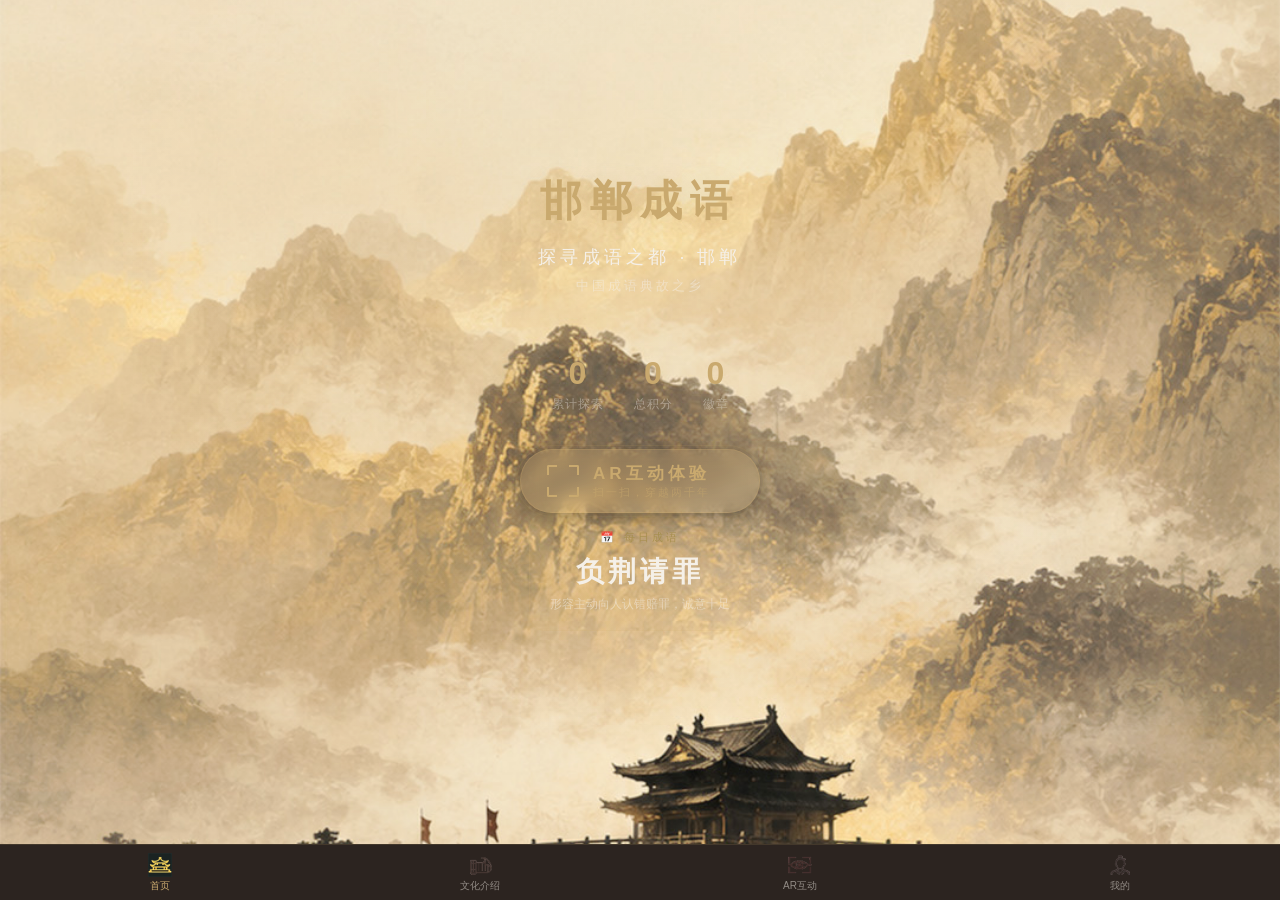
<file: index.html>
<!DOCTYPE html>
<html lang="zh-CN">
<head>
  <meta charset="UTF-8">
  <meta name="viewport" content="width=device-width,initial-scale=1,maximum-scale=1,user-scalable=no,viewport-fit=cover">
  <meta name="apple-mobile-web-app-capable" content="yes">
  <meta name="apple-mobile-web-app-status-bar-style" content="black-translucent">
  <meta name="theme-color" content="#1a1410">
  <title>邯郸成语AR</title>
  <link rel="manifest" href="manifest.json">
  <link rel="stylesheet" href="css/style.css">
  <!-- Three.js (本地) -->
  <script src="js/vendor/three.min.js"></script>
  <!-- MindAR v1 (本地) -->
  <script src="js/vendor/mindar-image-three.prod.js"></script>
</head>
<body>
  <!-- 主内容容器 -->
  <div id="app">
    <!-- 首页 -->
    <div id="page-home" class="page active">
      <div class="home-bg"></div>
      <div class="home-overlay"></div>
      <div class="home-content">
        <div class="home-logo">邯郸成语</div>
        <p class="home-slogan">探寻成语之都 · 邯郸</p>
        <p class="home-subtitle">中国成语典故之乡</p>
        <div class="home-stats" id="home-stats">
          <div class="home-stat"><span class="hs-num" id="hs-total">0</span><span class="hs-label">累计探索</span></div>
          <div class="home-stat"><span class="hs-num" id="hs-score">0</span><span class="hs-label">总积分</span></div>
          <div class="home-stat"><span class="hs-num" id="hs-badges">0</span><span class="hs-label">徽章</span></div>
        </div>
        <button class="btn-ar-entry" id="btn-ar-entry">
          <span class="btn-ar-ring"></span>
          <span class="btn-ar-inner">
            <span class="ar-icon">
              <span class="ar-icon-corner tl"></span>
              <span class="ar-icon-corner tr"></span>
              <span class="ar-icon-corner bl"></span>
              <span class="ar-icon-corner br"></span>
            </span>
            <span class="ar-text">
              <span class="ar-text-main">AR互动体验</span>
              <span class="ar-text-sub">扫一扫，穿越两千年</span>
            </span>
          </span>
        </button>
        <div class="home-daily" id="home-daily"></div>
      </div>
    </div>

    <!-- 文化介绍 -->
    <div id="page-culture" class="page">
      <div class="page-header">文化介绍</div>
      <div class="culture-scroll" id="culture-scroll">
        <!-- 动态填充 -->
      </div>
    </div>

    <!-- AR互动 -->
    <div id="page-ar" class="page">
      <div class="ar-mode-tabs" id="ar-mode-tabs">
        <button class="ar-mode-tab" data-mode="scan">扫典故</button>
        <button class="ar-mode-tab active" data-mode="game">拼成语</button>
      </div>
      <div class="ar-container" id="ar-container">
        <!-- 模式一：扫典故 -->
        <div id="ar-mode-scan" class="ar-mode">
          <video id="ar-video-scan" autoplay playsinline muted></video>
          <button class="btn-toggle-camera" id="btn-toggle-camera" style="display:none;">切换摄像头</button>
          <div class="ar-scan-guide" id="scan-guide" style="display:none;">
            <p class="scan-hint">请将镜头对准成语图案</p>
          </div>
          <div class="ar-status" id="ar-status-scan"></div>
        </div>
        <!-- 模式二：拼成语 -->
        <div id="ar-mode-game" class="ar-mode active">
          <video id="ar-video-game" autoplay playsinline muted></video>
          <div class="ar-status" id="ar-status-game"></div>
          <div class="game-hud" id="game-hud">
            <div class="game-slots" id="game-slots"></div>
            <div class="game-info" id="game-info"></div>
            <button class="btn-game-action" id="btn-game-start">开始拼字</button>
            <button class="btn-game-action hidden" id="btn-game-next">换一题</button>
          </div>
        </div>
      </div>
    </div>

    <!-- 我的 -->
    <div id="page-profile" class="page">
      <div class="page-header">我的</div>
      <div class="profile-content">
        <div class="profile-avatar-wrap" id="profile-avatar-wrap">
          <div class="profile-avatar" id="profile-avatar"></div>
          <span class="avatar-edit-hint">点击更换头像</span>
        </div>
        <input type="file" id="avatar-input" accept="image/*" class="hidden">

        <!-- 段位展示 -->
        <div class="rank-display" id="rank-display">
          <span class="rank-icon" id="rank-icon">🌱</span>
          <div class="rank-info">
            <span class="rank-name" id="rank-name">成语小白</span>
            <div class="rank-progress-bar"><div class="rank-progress-fill" id="rank-progress"></div></div>
            <span class="rank-score" id="rank-score">0 积分</span>
          </div>
        </div>

        <!-- 邯郸币 -->
        <div class="coins-display" id="coins-display">
          <span class="coins-icon">🪙</span>
          <span class="coins-amount" id="coins-amount">0</span>
          <span class="coins-label">邯郸币</span>
        </div>

        <div class="profile-name-wrap">
          <input class="profile-name" id="profile-name" value="成语爱好者" maxlength="12">
          <span class="name-edit-icon">&#9998;</span>
        </div>
        <div class="profile-stats">
          <div class="stat-item">
            <span class="stat-num" id="stat-unlocked">0</span>
            <span class="stat-label">已解锁</span>
          </div>
          <div class="stat-item">
            <span class="stat-num" id="stat-total">12</span>
            <span class="stat-label">成语总数</span>
          </div>
          <div class="stat-item">
            <span class="stat-num" id="stat-badges">0</span>
            <span class="stat-label">徽章</span>
          </div>
        </div>

        <!-- 徽章展示 -->
        <div class="section-title-sm">🏅 我的徽章</div>
        <div class="badges-grid" id="badges-grid"></div>

        <!-- 错题本入口 -->
        <div class="section-title-sm">📝 错题本</div>
        <div class="error-book" id="error-book">
          <span class="empty-hint" id="error-empty">暂无错题，继续保持！</span>
        </div>

        <!-- 积分兑换 -->
        <div class="section-title-sm">🛒 积分兑换</div>
        <div class="shop-list" id="shop-list"></div>

        <!-- 操作按钮 -->
        <div class="profile-actions">
          <button class="btn-profile-action" id="btn-ticket">
            <span class="action-icon">&#127915;</span>
            <span>门票购买</span>
            <span class="action-arrow">&#8250;</span>
          </button>
          <button class="btn-profile-action" id="btn-invite">
            <span class="action-icon">📤</span>
            <span>邀请好友</span>
            <span class="action-arrow">&#8250;</span>
          </button>
        </div>
      </div>
    </div>

    <!-- 底部Tab导航 -->
    <nav class="bottom-tabs" id="bottom-tabs">
      <button class="tab-item active" data-tab="0">
        <img class="tab-icon-img" src="assets/images/icon-tab-home-active.jpg" alt="" data-default="assets/images/icon-tab-home.jpg" data-active="assets/images/icon-tab-home-active.jpg">
        <span class="tab-label">首页</span>
      </button>
      <button class="tab-item" data-tab="1">
        <img class="tab-icon-img" src="assets/images/icon-tab-culture.png" alt="" data-default="assets/images/icon-tab-culture.png" data-active="assets/images/icon-tab-culture-active.png">
        <span class="tab-label">文化介绍</span>
      </button>
      <button class="tab-item" data-tab="2">
        <img class="tab-icon-img" src="assets/images/icon-tab-ar.png" alt="" data-default="assets/images/icon-tab-ar.png" data-active="assets/images/icon-tab-ar-active.png">
        <span class="tab-label">AR互动</span>
      </button>
      <button class="tab-item" data-tab="3">
        <img class="tab-icon-img" src="assets/images/icon-tab-profile.png" alt="" data-default="assets/images/icon-tab-profile.png" data-active="assets/images/icon-tab-profile-active.png">
        <span class="tab-label">我的</span>
      </button>
    </nav>

    <!-- 详情弹窗 -->
    <div class="detail-modal" id="detail-modal">
      <div class="detail-overlay" id="detail-overlay"></div>
      <div class="detail-panel" id="detail-panel">
        <button class="detail-close" id="detail-close">&times;</button>
        <div class="detail-scroll" id="detail-content"></div>
      </div>
    </div>

    <!-- AI对话弹窗 -->
    <div class="ai-modal" id="ai-modal">
      <div class="ai-overlay" id="ai-overlay"></div>
      <div class="ai-panel">
        <div class="ai-header">
          <span>🤖 AI成语先生</span>
          <button class="ai-close" id="ai-close">&times;</button>
        </div>
        <div class="ai-messages" id="ai-messages">
          <div class="ai-msg bot">你好！我是AI成语先生，你可以问我任何关于邯郸成语的问题。比如："完璧归赵的故事是什么？" 或者 "帮我用简单的话解释邯郸学步"</div>
        </div>
        <div class="ai-presets" id="ai-presets">
          <button class="ai-preset" data-q="帮我介绍一下这个成语的故事">📖 讲个故事</button>
          <button class="ai-preset" data-q="用小朋友能听懂的话解释这个成语">👶 儿童版</button>
          <button class="ai-preset" data-q="这个成语教会我们什么道理">💡 成语道理</button>
        </div>
        <div class="ai-input-row">
          <input class="ai-input" id="ai-input" placeholder="输入你的问题...">
          <button class="ai-send" id="ai-send">发送</button>
        </div>
      </div>
    </div>

    <!-- Toast -->
    <div class="toast" id="toast"></div>
  </div>

  <script src="js/data.js"></script>
  <script src="js/app.js"></script>
  <script src="js/home.js"></script>
  <script src="js/culture.js"></script>
  <script src="js/game-engine.js"></script>
  <script src="js/ar-controller.js"></script>
  <script src="js/ar.js"></script>
  <script src="js/profile.js"></script>
  <script src="js/ai-chat.js"></script>
  <script>
    if ('serviceWorker' in navigator) {
      navigator.serviceWorker.register('sw.js');
    }
  </script>
</body>
</html>
</file>
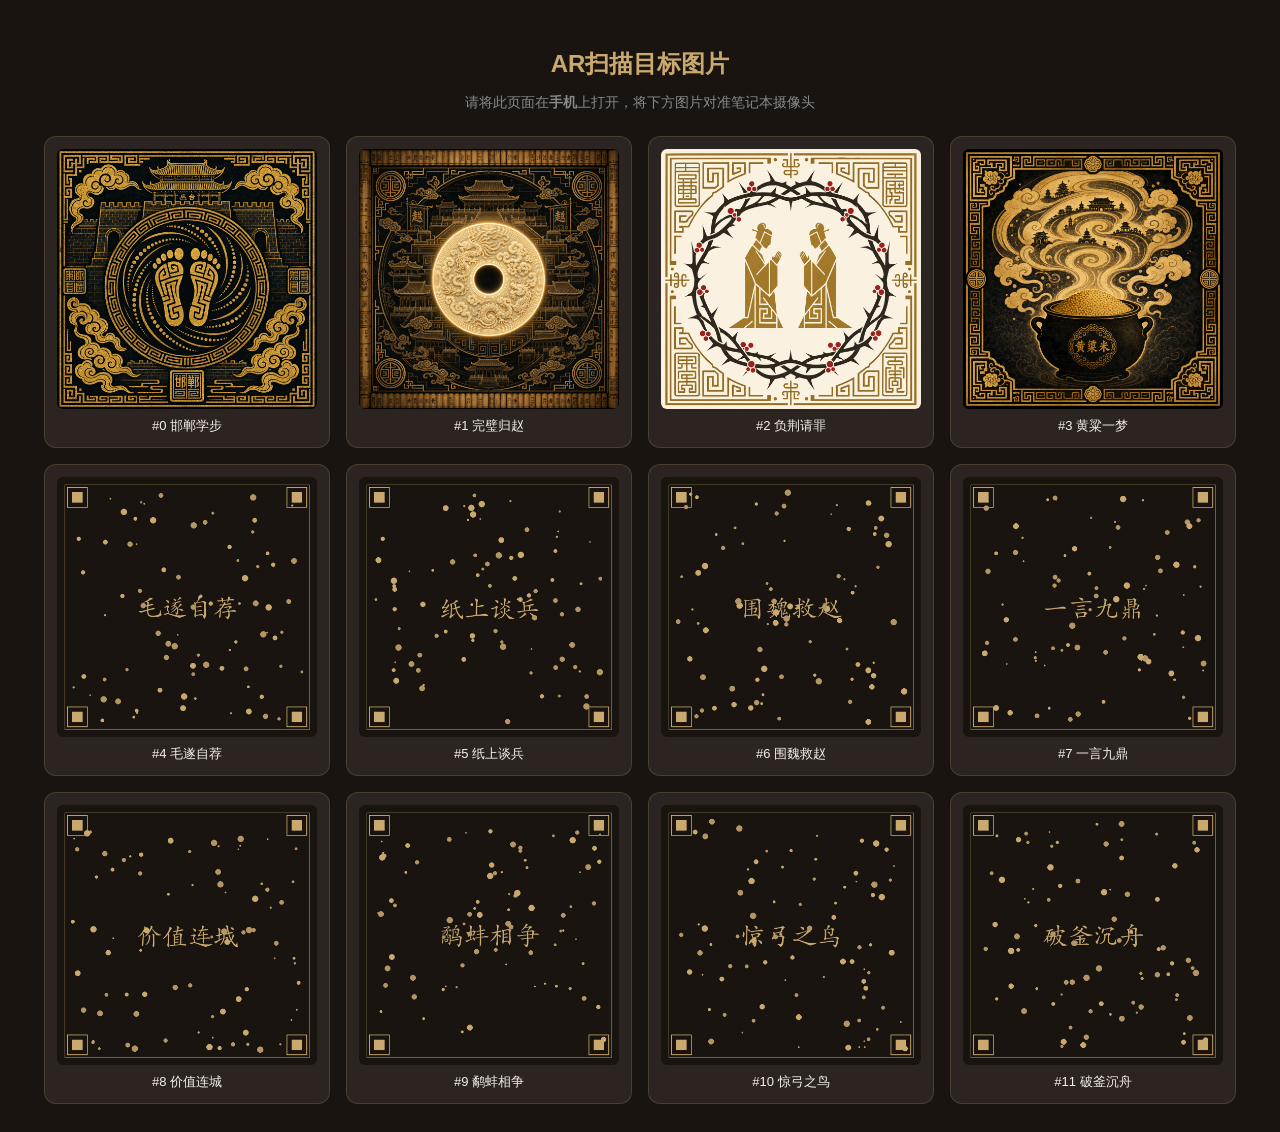
<file: targets-display.html>
<!DOCTYPE html>
<html lang="zh-CN">
<head>
<meta charset="UTF-8">
<meta name="viewport" content="width=device-width,initial-scale=1">
<title>AR扫描目标 - 请用手机打开</title>
<style>
  body { font-family: sans-serif; background: #1a1410; color: #C9A96E; text-align: center; padding: 20px; }
  h2 { margin-bottom: 10px; }
  p.hint { color: #888; font-size: 14px; margin-bottom: 24px; }
  .targets { display: flex; flex-wrap: wrap; gap: 16px; justify-content: center; }
  .target-card { background: #2c2420; border-radius: 12px; padding: 12px; border: 1px solid rgba(201,169,110,0.2); }
  .target-card img { width: 260px; height: auto; border-radius: 6px; display: block; }
  .target-card .label { font-size: 13px; margin-top: 8px; color: #F5F0E8; }
  .missing { opacity: 0.35; }
  .missing .label { color: #666; }
</style>
</head>
<body>
<h2>AR扫描目标图片</h2>
<p class="hint">请将此页面在<strong>手机</strong>上打开，将下方图片对准笔记本摄像头</p>
<div class="targets" id="targets"></div>
<script>
const IDIOMS = [
  {id:'han-dan-xue-bu',name:'邯郸学步'},
  {id:'wan-bi-gui-zhao',name:'完璧归赵'},
  {id:'fu-jing-qing-zui',name:'负荆请罪'},
  {id:'huang-liang-yi-meng',name:'黄粱一梦'},
  {id:'mao-sui-zi-jian',name:'毛遂自荐'},
  {id:'zhi-shang-tan-bing',name:'纸上谈兵'},
  {id:'wei-wei-jiu-zhao',name:'围魏救赵'},
  {id:'yi-yan-jiu-ding',name:'一言九鼎'},
  {id:'jia-zhi-lian-cheng',name:'价值连城'},
  {id:'yu-bang-xiang-zheng',name:'鹬蚌相争'},
  {id:'jing-gong-zhi-niao',name:'惊弓之鸟'},
  {id:'po-fu-chen-zhou',name:'破釜沉舟'},
];
const existingTargets = ['han-dan-xue-bu','wan-bi-gui-zhao','fu-jing-qing-zui','huang-liang-yi-meng','jia-zhi-lian-cheng','mao-sui-zi-jian','po-fu-chen-zhou','yi-yan-jiu-ding','wei-wei-jiu-zhao','yu-bang-xiang-zheng','jing-gong-zhi-niao','zhi-shang-tan-bing'];
const html = IDIOMS.map(i => {
  const exists = existingTargets.includes(i.id);
  const src = exists
    ? 'assets/images/target-' + i.id + '.jpg'
    : 'data:image/svg+xml,' + encodeURIComponent('<svg xmlns="http://www.w3.org/2000/svg" width="260" height="200"><rect fill="#1a1410" width="260" height="200"/><text fill="#C9A96E" font-size="28" font-family="sans-serif" text-anchor="middle" x="130" y="90">' + i.name + '</text><text fill="#555" font-size="14" font-family="sans-serif" text-anchor="middle" x="130" y="130">目标图片缺失</text></svg>');
  return '<div class="target-card' + (exists ? '' : ' missing') + '">'
    + '<img src="' + src + '" alt="' + i.name + '" width="260">'
    + '<div class="label">#' + (IDIOMS.indexOf(i)) + ' ' + i.name + (exists ? '' : ' (目标缺失)') + '</div>'
    + '</div>';
}).join('');
document.getElementById('targets').innerHTML = html;
</script>
</body>
</html>
</file>
<file: css/style.css>
/* ===== CSS Variables & Reset ===== */
:root {
  --ink: #1a1410;
  --ink-light: #2c2420;
  --gold: #C9A96E;
  --gold-light: #d4b87a;
  --gold-dim: #a89050;
  --cream: #F5F0E8;
  --cream-dark: #e8e0d4;
  --red: #c23a2b;
  --green: #4a8c5c;
  --white: #ffffff;
  --safe-bottom: env(safe-area-inset-bottom, 0px);
}

* { margin: 0; padding: 0; box-sizing: border-box; }

html, body {
  width: 100%; height: 100%;
  overflow: hidden;
  font-family: "PingFang SC","Hiragino Sans GB","Microsoft YaHei",sans-serif;
  background: var(--ink);
  color: var(--cream);
  -webkit-tap-highlight-color: transparent;
  -webkit-font-smoothing: antialiased;
}

a { color: inherit; text-decoration: none; }
button { border: none; background: none; cursor: pointer; font: inherit; color: inherit; }
input { border: none; background: none; font: inherit; color: inherit; outline: none; }
img { display: block; max-width: 100%; }
.hidden { display: none !important; }

/* ===== App Shell ===== */
#app {
  width: 100%; height: 100%;
  position: relative;
  overflow: hidden;
}

.page {
  position: absolute;
  top: 0; left: 0; right: 0; bottom: 56px;
  overflow-y: auto;
  overflow-x: hidden;
  display: none;
  -webkit-overflow-scrolling: touch;
}
.page.active { display: block; }

.page-header {
  padding: 20px 20px 16px;
  font-size: 22px;
  font-weight: 700;
  color: var(--gold);
  letter-spacing: 2px;
}

/* ===== Bottom Tabs ===== */
.bottom-tabs {
  position: absolute;
  bottom: 0; left: 0; right: 0;
  height: calc(56px + var(--safe-bottom));
  padding-bottom: var(--safe-bottom);
  display: flex;
  background: var(--ink-light);
  border-top: 1px solid rgba(201,169,110,0.15);
  z-index: 100;
}

.tab-item {
  flex: 1;
  display: flex;
  flex-direction: column;
  align-items: center;
  justify-content: center;
  gap: 2px;
  opacity: 0.5;
  transition: opacity 0.2s, color 0.2s;
}
.tab-item.active {
  opacity: 1;
  color: var(--gold);
}

.tab-icon { font-size: 22px; line-height: 1; }
.tab-label { font-size: 10px; }

.tab-icon-img {
  width: 24px; height: 24px;
  object-fit: contain;
}

/* ===== Home Page ===== */
.home-bg {
  position: absolute;
  top: 0; left: 0; right: 0; bottom: 0;
  background: linear-gradient(180deg, #2c2418 0%, #1a1410 40%, #0f0b08 100%);
  background-image: url(../assets/images/bg-pattern.png), url(../assets/images/home-background.jpg);
  background-size: 200px, cover;
  background-repeat: repeat, no-repeat;
  background-position: center, center;
  background-blend-mode: overlay, normal;
}

.home-overlay {
  position: absolute;
  top: 0; left: 0; right: 0; bottom: 0;
  background: radial-gradient(ellipse at 50% 30%, rgba(201,169,110,0.08) 0%, transparent 60%);
}

.home-content {
  position: relative;
  z-index: 1;
  display: flex;
  flex-direction: column;
  align-items: center;
  justify-content: center;
  height: 100%;
  padding: 40px 30px;
  text-align: center;
}

.home-logo {
  font-size: 42px;
  font-weight: 900;
  color: var(--gold);
  letter-spacing: 8px;
  margin-bottom: 16px;
  text-shadow: 0 2px 20px rgba(201,169,110,0.3);
}

.home-slogan {
  font-size: 18px;
  color: var(--cream);
  letter-spacing: 4px;
  margin-bottom: 8px;
}

.home-subtitle {
  font-size: 13px;
  color: rgba(245,240,232,0.5);
  letter-spacing: 3px;
  margin-bottom: 60px;
}

.btn-ar-entry {
  position: relative;
  display: flex;
  align-items: center;
  justify-content: center;
  padding: 0;
  width: 240px;
  height: 64px;
  background: transparent;
  border: none;
  cursor: pointer;
  outline: none;
  -webkit-tap-highlight-color: transparent;
}

/* 外层柔光脉冲环 */
.btn-ar-ring {
  position: absolute;
  inset: -4px;
  border-radius: 38px;
  border: 1px solid rgba(201,169,110,0.12);
  animation: ring-breathe 3s ease-in-out infinite;
  z-index: 0;
}

@keyframes ring-breathe {
  0%, 100% {
    box-shadow: 0 0 16px rgba(201,169,110,0.06);
    border-color: rgba(201,169,110,0.08);
  }
  50% {
    box-shadow: 0 0 32px rgba(201,169,110,0.14);
    border-color: rgba(201,169,110,0.22);
  }
}

/* 按钮主体 */
.btn-ar-inner {
  position: relative;
  z-index: 1;
  display: flex;
  align-items: center;
  gap: 14px;
  padding: 0 26px;
  width: 100%;
  height: 100%;
  border-radius: 34px;
  background: linear-gradient(165deg, rgba(201,169,110,0.13), rgba(201,169,110,0.04));
  border: 1px solid rgba(201,169,110,0.25);
  box-shadow:
    0 0 24px rgba(201,169,110,0.08),
    0 4px 20px rgba(0,0,0,0.4);
  backdrop-filter: blur(8px);
  transition: transform 0.2s, box-shadow 0.2s, border-color 0.2s, background 0.2s;
}

.btn-ar-entry:active .btn-ar-inner {
  transform: scale(0.97);
  background: linear-gradient(165deg, rgba(201,169,110,0.2), rgba(201,169,110,0.08));
  box-shadow:
    0 0 36px rgba(201,169,110,0.18),
    0 2px 10px rgba(0,0,0,0.5);
  border-color: rgba(201,169,110,0.5);
}

/* 扫描框图标 */
.ar-icon {
  position: relative;
  width: 32px;
  height: 32px;
  flex-shrink: 0;
}

.ar-icon-corner {
  position: absolute;
  width: 10px;
  height: 10px;
  border-color: var(--gold);
  border-style: solid;
  transition: border-color 0.3s;
}
.ar-icon-corner.tl { top: 0; left: 0;  border-width: 2px 0 0 2px; border-radius: 2px 0 0 0; }
.ar-icon-corner.tr { top: 0; right: 0; border-width: 2px 2px 0 0; border-radius: 0 2px 0 0; }
.ar-icon-corner.bl { bottom: 0; left: 0; border-width: 0 0 2px 2px; border-radius: 0 0 0 2px; }
.ar-icon-corner.br { bottom: 0; right: 0; border-width: 0 2px 2px 0; border-radius: 0 0 2px 0; }

/* 文字区 */
.ar-text {
  display: flex;
  flex-direction: column;
  align-items: flex-start;
  line-height: 1.3;
}

.ar-text-main {
  font-size: 17px;
  font-weight: 700;
  color: var(--gold);
  letter-spacing: 4px;
}

.ar-text-sub {
  font-size: 11px;
  color: rgba(201,169,110,0.5);
  letter-spacing: 2px;
}

/* ===== Culture Page ===== */
.culture-scroll { padding: 0 16px 20px; }

.section-title {
  font-size: 17px;
  font-weight: 700;
  color: var(--gold);
  margin: 20px 0 12px;
  padding-left: 10px;
  border-left: 3px solid var(--gold);
}

.culture-card {
  display: flex;
  gap: 14px;
  padding: 14px;
  margin-bottom: 10px;
  background: var(--ink-light);
  border-radius: 12px;
  border: 1px solid rgba(201,169,110,0.08);
  transition: transform 0.15s;
  cursor: pointer;
}
.culture-card:active { transform: scale(0.98); }

.card-img {
  width: 80px; height: 80px;
  border-radius: 8px;
  background: rgba(201,169,110,0.08);
  flex-shrink: 0;
  object-fit: cover;
  /* fallback placeholder */
  display: flex; align-items: center; justify-content: center;
  font-size: 28px;
  color: var(--gold-dim);
}

.card-info { flex: 1; min-width: 0; }
.card-name { font-size: 16px; font-weight: 600; margin-bottom: 4px; }
.card-pinyin { font-size: 12px; color: var(--gold-dim); margin-bottom: 4px; }
.card-desc { font-size: 12px; color: rgba(245,240,232,0.5); line-height: 1.5; overflow: hidden; text-overflow: ellipsis; white-space: nowrap; }

.attraction-card {
  margin-bottom: 14px;
  border-radius: 12px;
  overflow: hidden;
  background: var(--ink-light);
  border: 1px solid rgba(201,169,110,0.08);
  cursor: pointer;
  transition: transform 0.15s;
}
.attraction-card:active { transform: scale(0.98); }

.attr-img {
  width: 100%; height: 160px;
  background: rgba(201,169,110,0.08);
  object-fit: cover;
  display: flex; align-items: center; justify-content: center;
  font-size: 40px;
  color: var(--gold-dim);
}
.attr-info { padding: 12px 14px; }
.attr-name { font-size: 16px; font-weight: 600; margin-bottom: 4px; }
.attr-desc { font-size: 12px; color: rgba(245,240,232,0.5); line-height: 1.5; }

/* ===== Detail Modal ===== */
.detail-modal {
  position: fixed; top: 0; left: 0; right: 0; bottom: 0;
  z-index: 200;
  display: none;
}
.detail-modal.open { display: block; }

.detail-overlay {
  position: absolute; top: 0; left: 0; right: 0; bottom: 0;
  background: rgba(0,0,0,0.7);
}

.detail-panel {
  position: absolute; bottom: 0; left: 0; right: 0;
  max-height: 80vh;
  background: var(--ink-light);
  border-radius: 20px 20px 0 0;
  animation: slide-up 0.3s ease-out;
}

@keyframes slide-up {
  from { transform: translateY(100%); }
  to { transform: translateY(0); }
}

.detail-close {
  position: absolute; top: 12px; right: 16px;
  width: 32px; height: 32px;
  font-size: 24px;
  color: rgba(245,240,232,0.5);
  z-index: 1;
}

.detail-scroll { padding: 20px; max-height: 70vh; overflow-y: auto; }
.detail-img {
  width: 100%; border-radius: 12px;
  min-height: 200px;
  background: rgba(201,169,110,0.08);
  object-fit: cover;
  margin-bottom: 16px;
  display: flex; align-items: center; justify-content: center;
  font-size: 48px;
  color: var(--gold-dim);
}
.detail-name { font-size: 28px; font-weight: 700; color: var(--gold); margin-bottom: 6px; }
.detail-pinyin { font-size: 14px; color: var(--gold-dim); margin-bottom: 12px; }
.detail-meaning { font-size: 15px; color: var(--cream); line-height: 1.8; margin-bottom: 16px; }
.detail-story { font-size: 14px; color: rgba(245,240,232,0.7); line-height: 2; }
.detail-source { font-size: 12px; color: rgba(245,240,232,0.4); margin-top: 12px; }

/* ===== AR Page ===== */
.ar-mode-tabs {
  display: flex;
  padding: 10px 16px;
  gap: 10px;
  background: var(--ink);
}

.ar-mode-tab {
  flex: 1;
  padding: 10px;
  text-align: center;
  border-radius: 8px;
  font-size: 15px;
  background: var(--ink-light);
  color: rgba(245,240,232,0.5);
  transition: all 0.2s;
}
.ar-mode-tab.active {
  background: rgba(201,169,110,0.15);
  color: var(--gold);
  border: 1px solid rgba(201,169,110,0.3);
}

.ar-container {
  position: relative;
  width: 100%; height: calc(100% - 52px);
  overflow: hidden;
  background: #000;
}

.ar-mode {
  position: absolute; top: 0; left: 0; right: 0; bottom: 0;
  display: none;
}
.ar-mode.active { display: block; }

/* MindAR overlay 不拦截点击，让模式切换按钮可点击 */
[class*="mindar-ui-overlay"] {
  pointer-events: none !important;
}

/* 扫典故模式：video 作为相机背景（MindAR嵌套在.mindar-ui-overlay中） */
#ar-mode-scan video,
#ar-mode-scan .mindar-ui-overlay video {
  position: absolute !important;
  top: 0 !important;
  left: 0 !important;
  width: 100% !important;
  height: 100% !important;
  object-fit: cover !important;
  z-index: 0 !important;
}

/* 扫典故模式：MindAR canvas 叠加在 video 上方 */
#ar-mode-scan canvas,
#ar-mode-scan .mindar-ui-overlay canvas {
  position: absolute !important;
  top: 0 !important;
  left: 0 !important;
  width: 100% !important;
  height: 100% !important;
  z-index: 1 !important;
}

/* MindAR overlay 容器填满 */
#ar-mode-scan .mindar-ui-overlay {
  position: absolute !important;
  top: 0 !important;
  left: 0 !important;
  width: 100% !important;
  height: 100% !important;
}

.ar-mode video {
  position: absolute; top: 0; left: 0;
  width: 100%; height: 100%;
  object-fit: cover;
}

.btn-toggle-camera {
  position: absolute; bottom: 80px; left: 50%;
  transform: translateX(-50%);
  z-index: 20;
  padding: 10px 20px;
  border-radius: 20px;
  background: rgba(26,20,16,0.75);
  border: 1px solid rgba(201,169,110,0.4);
  color: var(--gold);
  font-size: 14px;
  cursor: pointer;
  backdrop-filter: blur(8px);
  -webkit-backdrop-filter: blur(8px);
  transition: all 0.2s;
}
.btn-toggle-camera:active {
  background: rgba(201,169,110,0.2);
  border-color: var(--gold);
}

.ar-scan-guide {
  position: absolute; top: 50%; left: 50%;
  transform: translate(-50%,-50%);
  width: 220px; height: 220px;
  pointer-events: none;
  z-index: 10;
}

.scan-corners {
  width: 100%; height: 100%;
  border: 2px solid transparent;
  border-image: linear-gradient(135deg, var(--gold), transparent 40%, transparent 60%, var(--gold)) 1;
  animation: scan-pulse 2s ease-in-out infinite;
}

@keyframes scan-pulse {
  0%,100% { opacity: 0.6; }
  50% { opacity: 1; }
}

.scan-hint {
  position: absolute; bottom: -36px; left: 50%;
  transform: translateX(-50%);
  font-size: 13px;
  color: rgba(245,240,232,0.6);
  white-space: nowrap;
}

.ar-status {
  position: absolute; top: 12px; left: 50%;
  transform: translateX(-50%);
  padding: 8px 20px;
  border-radius: 20px;
  font-size: 13px;
  background: rgba(0,0,0,0.6);
  color: var(--cream);
  pointer-events: none;
  z-index: 20;
}

/* ===== Game HUD ===== */
.game-hud {
  position: absolute; bottom: 0; left: 0; right: 0;
  padding: 16px 20px calc(16px + var(--safe-bottom));
  background: linear-gradient(transparent, rgba(0,0,0,0.8));
  z-index: 30;
  display: flex;
  flex-direction: column;
  align-items: center;
  gap: 12px;
}

.game-slots {
  display: flex; gap: 10px;
}

.slot {
  width: 48px; height: 48px;
  border: 2px dashed rgba(201,169,110,0.3);
  border-radius: 10px;
  display: flex; align-items: center; justify-content: center;
  font-size: 24px;
  color: var(--gold);
  transition: all 0.3s;
}
.slot.filled {
  border-color: var(--green);
  background: rgba(74,140,92,0.2);
  border-style: solid;
  animation: slot-pop 0.3s ease-out;
}

@keyframes slot-pop {
  0% { transform: scale(1.3); }
  100% { transform: scale(1); }
}

.game-info {
  font-size: 13px;
  color: rgba(245,240,232,0.5);
  text-align: center;
  min-height: 20px;
}

.btn-game-action {
  padding: 10px 32px;
  border-radius: 24px;
  font-size: 15px;
  background: linear-gradient(135deg, rgba(201,169,110,0.3), rgba(201,169,110,0.1));
  border: 1px solid rgba(201,169,110,0.3);
  color: var(--gold);
  letter-spacing: 2px;
  transition: transform 0.15s;
}
.btn-game-action:active { transform: scale(0.95); }

/* ===== Profile Page ===== */
.profile-content {
  display: flex; flex-direction: column; align-items: center;
  padding: 20px 24px;
}

.profile-avatar-wrap {
  display: flex; flex-direction: column; align-items: center;
  margin-bottom: 16px; cursor: pointer;
}

.profile-avatar {
  width: 80px; height: 80px;
  border-radius: 50%;
  background: rgba(201,169,110,0.12);
  border: 2px solid rgba(201,169,110,0.3);
  background-size: cover;
  background-position: center;
  display: flex; align-items: center; justify-content: center;
  font-size: 36px;
  color: var(--gold-dim);
}

.avatar-edit-hint {
  font-size: 11px;
  color: rgba(245,240,232,0.3);
  margin-top: 8px;
}

.profile-name-wrap {
  display: flex; align-items: center; gap: 6px;
  margin-bottom: 24px;
}

.profile-name {
  font-size: 18px;
  font-weight: 600;
  text-align: center;
  color: var(--cream);
  border-bottom: 1px dashed rgba(201,169,110,0.3);
  padding: 4px 8px;
  width: 160px;
}

.name-edit-icon {
  font-size: 14px;
  color: rgba(245,240,232,0.3);
}

.profile-stats {
  display: flex; gap: 40px;
  margin-bottom: 32px;
}

.stat-item {
  display: flex; flex-direction: column; align-items: center;
  gap: 4px;
}

.stat-num {
  font-size: 28px; font-weight: 700;
  color: var(--gold);
}

.stat-label {
  font-size: 12px;
  color: rgba(245,240,232,0.4);
}

.profile-actions {
  width: 100%; max-width: 320px;
  display: flex; flex-direction: column; gap: 12px;
}

.btn-profile-action {
  display: flex; align-items: center; gap: 12px;
  width: 100%;
  padding: 16px 20px;
  background: var(--ink-light);
  border-radius: 12px;
  border: 1px solid rgba(201,169,110,0.08);
  font-size: 15px;
  color: var(--cream);
  transition: background 0.15s;
}
.btn-profile-action:active { background: rgba(201,169,110,0.08); }

.action-icon { font-size: 22px; }
.action-arrow { margin-left: auto; font-size: 18px; color: rgba(245,240,232,0.3); }

/* ===== Toast ===== */
.toast {
  position: fixed; top: 80px; left: 50%;
  transform: translateX(-50%);
  padding: 10px 24px;
  background: rgba(0,0,0,0.85);
  color: var(--cream);
  border-radius: 20px;
  font-size: 14px;
  z-index: 300;
  opacity: 0;
  transition: opacity 0.3s;
  pointer-events: none;
}
.toast.show { opacity: 1; }

/* ===== AR 3D Canvas ===== */
#ar-canvas {
  position: absolute; top: 0; left: 0;
  width: 100%; height: 100%;
  pointer-events: auto;
  z-index: 5;
}

/* ===== Result overlay ===== */
.result-overlay {
  position: absolute; top: 0; left: 0; right: 0; bottom: 0;
  display: flex; flex-direction: column; align-items: center; justify-content: center;
  background: rgba(0,0,0,0.75);
  z-index: 40;
  opacity: 0;
  pointer-events: none;
  transition: opacity 0.4s;
}
.result-overlay.show {
  opacity: 1;
  pointer-events: auto;
}

.result-idiom {
  font-size: 36px; font-weight: 900;
  color: var(--gold);
  letter-spacing: 6px;
  margin-bottom: 8px;
}
.result-pinyin {
  font-size: 16px; color: var(--gold-dim);
  margin-bottom: 12px;
}
.result-meaning {
  font-size: 14px; color: var(--cream);
  max-width: 260px; text-align: center;
  line-height: 1.8;
  margin-bottom: 24px;
}

.btn-result-action {
  padding: 10px 32px;
  border-radius: 24px;
  font-size: 15px;
  background: rgba(201,169,110,0.2);
  border: 1px solid rgba(201,169,110,0.3);
  color: var(--gold);
  letter-spacing: 2px;
}

/* ===== Home Stats ===== */
.home-stats {
  display: flex; gap: 30px;
  margin-bottom: 36px;
}

.home-stat {
  display: flex; flex-direction: column; align-items: center;
  gap: 4px;
}

.hs-num {
  font-size: 32px; font-weight: 700;
  color: var(--gold);
}

.hs-label {
  font-size: 12px;
  color: rgba(245,240,232,0.4);
  letter-spacing: 1px;
}

/* ===== Home Daily Card ===== */
.home-daily {
  margin-bottom: 40px;
  padding: 16px 20px;
  background: rgba(201,169,110,0.06);
  border: 1px solid rgba(201,169,110,0.12);
  border-radius: 16px;
  max-width: 300px;
  text-align: center;
}

.daily-label {
  font-size: 11px;
  color: var(--gold-dim);
  letter-spacing: 3px;
  margin-bottom: 8px;
}

.daily-idiom {
  font-size: 28px; font-weight: 700;
  color: var(--cream);
  letter-spacing: 4px;
  margin-bottom: 4px;
}

.daily-meaning {
  font-size: 12px;
  color: rgba(245,240,232,0.5);
  line-height: 1.6;
}

/* ===== Rank Display ===== */
.rank-display {
  display: flex; align-items: center; gap: 14px;
  width: 100%; max-width: 320px;
  padding: 16px 20px;
  background: linear-gradient(135deg, rgba(201,169,110,0.08), rgba(201,169,110,0.02));
  border: 1px solid rgba(201,169,110,0.12);
  border-radius: 16px;
  margin-bottom: 16px;
}

.rank-icon {
  font-size: 40px;
  flex-shrink: 0;
}

.rank-info {
  flex: 1; min-width: 0;
  display: flex; flex-direction: column; gap: 6px;
}

.rank-name {
  font-size: 16px; font-weight: 700;
  color: var(--gold);
}

.rank-progress-bar {
  width: 100%; height: 6px;
  background: rgba(201,169,110,0.1);
  border-radius: 3px;
  overflow: hidden;
}

.rank-progress-fill {
  height: 100%;
  background: linear-gradient(90deg, var(--gold-dim), var(--gold));
  border-radius: 3px;
  transition: width 0.5s ease;
}

.rank-score {
  font-size: 12px;
  color: rgba(245,240,232,0.5);
}

/* ===== Coins Display ===== */
.coins-display {
  display: flex; align-items: center; gap: 8px;
  padding: 10px 20px;
  background: rgba(201,169,110,0.06);
  border-radius: 24px;
  margin-bottom: 20px;
}

.coins-icon { font-size: 22px; }

.coins-amount {
  font-size: 20px; font-weight: 700;
  color: var(--gold);
}

.coins-label {
  font-size: 12px;
  color: rgba(245,240,232,0.4);
}

/* ===== Section Title Small ===== */
.section-title-sm {
  width: 100%; max-width: 320px;
  font-size: 14px; font-weight: 600;
  color: var(--gold);
  margin: 20px 0 10px;
  letter-spacing: 1px;
}

/* ===== Badges Grid ===== */
.badges-grid {
  width: 100%; max-width: 320px;
  display: grid; grid-template-columns: repeat(3, 1fr);
  gap: 10px;
  margin-bottom: 8px;
}

.badge-item {
  display: flex; flex-direction: column; align-items: center;
  padding: 12px 8px;
  background: var(--ink-light);
  border-radius: 10px;
  border: 1px solid rgba(201,169,110,0.06);
  text-align: center;
  gap: 4px;
}

.badge-item.locked {
  opacity: 0.4;
}

.badge-item.unlocked {
  border-color: rgba(201,169,110,0.2);
}

.badge-icon {
  font-size: 28px;
}

.badge-name {
  font-size: 12px; font-weight: 600;
  color: var(--cream);
}

.badge-item.locked .badge-name {
  color: rgba(245,240,232,0.3);
}

.badge-desc {
  font-size: 10px;
  color: rgba(245,240,232,0.35);
  line-height: 1.4;
}

/* ===== Error Book ===== */
.error-book {
  width: 100%; max-width: 320px;
  display: flex; flex-direction: column; gap: 8px;
  margin-bottom: 8px;
}

.empty-hint {
  font-size: 13px;
  color: rgba(245,240,232,0.3);
  text-align: center;
  padding: 16px 0;
}

.error-item {
  display: flex; align-items: center; gap: 10px;
  padding: 10px 14px;
  background: var(--ink-light);
  border-radius: 10px;
  border: 1px solid rgba(194,58,43,0.08);
}

.error-idiom {
  font-size: 15px; font-weight: 600;
  color: var(--cream);
}

.error-chars {
  flex: 1;
  font-size: 12px;
  color: rgba(245,240,232,0.5);
}

.error-chars em {
  font-style: normal;
  color: var(--red);
  font-weight: 600;
}

.error-count {
  font-size: 14px; font-weight: 700;
  color: var(--red);
}

/* ===== Shop List ===== */
.shop-list {
  width: 100%; max-width: 320px;
  display: flex; flex-direction: column; gap: 10px;
  margin-bottom: 20px;
}

.shop-item {
  display: flex; align-items: center; gap: 12px;
  padding: 12px 14px;
  background: var(--ink-light);
  border-radius: 12px;
  border: 1px solid rgba(201,169,110,0.08);
}

.shop-icon { font-size: 32px; flex-shrink: 0; }

.shop-info {
  flex: 1; min-width: 0;
  display: flex; flex-direction: column; gap: 2px;
}

.shop-name {
  font-size: 14px; font-weight: 600;
  color: var(--cream);
}

.shop-cost {
  font-size: 12px;
  color: var(--gold-dim);
}

.btn-shop-buy {
  padding: 8px 18px;
  border-radius: 18px;
  font-size: 13px;
  background: rgba(201,169,110,0.15);
  border: 1px solid rgba(201,169,110,0.3);
  color: var(--gold);
  flex-shrink: 0;
  transition: all 0.15s;
}

.btn-shop-buy:active { transform: scale(0.95); }

.btn-shop-buy.disabled {
  background: rgba(255,255,255,0.04);
  border-color: rgba(255,255,255,0.06);
  color: rgba(245,240,232,0.2);
}

/* ===== Game Score Result ===== */
.result-idiom-name {
  font-size: 24px; font-weight: 900;
  color: var(--gold);
  letter-spacing: 4px;
  margin-bottom: 2px;
}

.result-idiom-pinyin {
  font-size: 13px;
  color: var(--gold-dim);
  margin-bottom: 8px;
}

.result-score-detail {
  display: flex; flex-wrap: wrap; gap: 8px;
  justify-content: center;
  font-size: 12px;
  color: rgba(245,240,232,0.6);
  margin-bottom: 6px;
}

.result-score-detail span {
  padding: 3px 8px;
  background: rgba(201,169,110,0.08);
  border-radius: 10px;
}

.result-total {
  color: var(--gold) !important;
  font-weight: 700;
  background: rgba(201,169,110,0.15) !important;
}

.result-rankup {
  font-size: 14px; font-weight: 600;
  color: var(--gold);
  padding: 6px 12px;
  background: rgba(201,169,110,0.1);
  border-radius: 12px;
  margin-bottom: 4px;
  animation: badge-pop 0.5s ease-out;
}

.result-badges {
  display: flex; flex-wrap: wrap; gap: 8px;
  justify-content: center;
  margin-bottom: 4px;
}

.result-badge {
  font-size: 13px;
  padding: 4px 10px;
  background: rgba(74,140,92,0.2);
  border: 1px solid rgba(74,140,92,0.3);
  border-radius: 14px;
  color: var(--green);
  animation: badge-pop 0.5s ease-out;
}

@keyframes badge-pop {
  0% { transform: scale(0); opacity: 0; }
  70% { transform: scale(1.2); }
  100% { transform: scale(1); opacity: 1; }
}

/* ===== Game Actions (Share & Photo) ===== */
.game-actions {
  display: flex; gap: 12px;
  margin-top: 4px;
}

/* ===== AI Modal ===== */
.ai-modal {
  position: fixed; top: 0; left: 0; right: 0; bottom: 0;
  z-index: 250;
  display: none;
}

.ai-modal.open { display: block; }

.ai-overlay {
  position: absolute; top: 0; left: 0; right: 0; bottom: 0;
  background: rgba(0,0,0,0.7);
}

.ai-panel {
  position: absolute; bottom: 0; left: 0; right: 0;
  height: 70vh;
  background: var(--ink-light);
  border-radius: 20px 20px 0 0;
  display: flex; flex-direction: column;
  animation: slide-up 0.3s ease-out;
}

.ai-header {
  display: flex; align-items: center; justify-content: space-between;
  padding: 16px 20px;
  border-bottom: 1px solid rgba(201,169,110,0.1);
  font-size: 16px; font-weight: 600;
  color: var(--gold);
}

.ai-close {
  font-size: 24px;
  color: rgba(245,240,232,0.4);
  padding: 0 4px;
}

.ai-messages {
  flex: 1;
  overflow-y: auto;
  padding: 16px;
  display: flex; flex-direction: column; gap: 12px;
}

.ai-msg {
  max-width: 85%;
  padding: 10px 14px;
  border-radius: 14px;
  font-size: 14px;
  line-height: 1.7;
  word-break: break-word;
}

.ai-msg.bot {
  align-self: flex-start;
  background: rgba(201,169,110,0.08);
  border: 1px solid rgba(201,169,110,0.1);
  color: var(--cream);
  border-bottom-left-radius: 4px;
}

.ai-msg.user {
  align-self: flex-end;
  background: rgba(201,169,110,0.15);
  color: var(--cream);
  border-bottom-right-radius: 4px;
}

.ai-msg.loading {
  align-self: flex-start;
  color: var(--gold-dim);
  font-size: 13px;
}

.ai-presets {
  display: flex; gap: 8px;
  padding: 8px 16px;
  flex-wrap: wrap;
}

.ai-preset {
  padding: 6px 14px;
  border-radius: 16px;
  font-size: 12px;
  background: rgba(201,169,110,0.06);
  border: 1px solid rgba(201,169,110,0.12);
  color: var(--gold-dim);
  white-space: nowrap;
  transition: all 0.15s;
}

.ai-preset:active {
  background: rgba(201,169,110,0.15);
  color: var(--gold);
}

.ai-input-row {
  display: flex; gap: 10px;
  padding: 12px 16px calc(12px + var(--safe-bottom));
  border-top: 1px solid rgba(201,169,110,0.08);
}

.ai-input {
  flex: 1;
  padding: 10px 16px;
  background: rgba(255,255,255,0.05);
  border-radius: 20px;
  font-size: 14px;
  color: var(--cream);
  border: 1px solid rgba(201,169,110,0.1);
}

.ai-input::placeholder {
  color: rgba(245,240,232,0.25);
}

.ai-send {
  padding: 10px 20px;
  border-radius: 20px;
  font-size: 14px;
  background: rgba(201,169,110,0.2);
  border: 1px solid rgba(201,169,110,0.3);
  color: var(--gold);
  flex-shrink: 0;
}

/* ===== LBS Distance Badge ===== */
.attr-distance {
  font-size: 11px;
  color: var(--gold-dim);
  padding: 2px 8px;
  background: rgba(201,169,110,0.08);
  border-radius: 10px;
  display: inline-block;
  margin-bottom: 4px;
}

.btn-checkin {
  display: inline-flex; align-items: center; gap: 4px;
  padding: 6px 14px;
  border-radius: 14px;
  font-size: 12px;
  background: rgba(201,169,110,0.12);
  border: 1px solid rgba(201,169,110,0.2);
  color: var(--gold);
  margin-top: 8px;
  transition: all 0.15s;
}

.btn-checkin:active { transform: scale(0.95); }

.btn-checkin.checked {
  background: rgba(74,140,92,0.15);
  border-color: rgba(74,140,92,0.3);
  color: var(--green);
}

/* ===== AI Entry Button in Detail ===== */
.btn-ai-ask {
  display: inline-flex; align-items: center; gap: 6px;
  padding: 8px 18px;
  border-radius: 18px;
  font-size: 13px;
  background: rgba(201,169,110,0.12);
  border: 1px solid rgba(201,169,110,0.2);
  color: var(--gold);
  margin-top: 12px;
  transition: all 0.15s;
}

.btn-ai-ask:active { transform: scale(0.95); }

/* ===== Duration label for timer ===== */
.game-timer {
  font-variant-numeric: tabular-nums;
}
</file>
